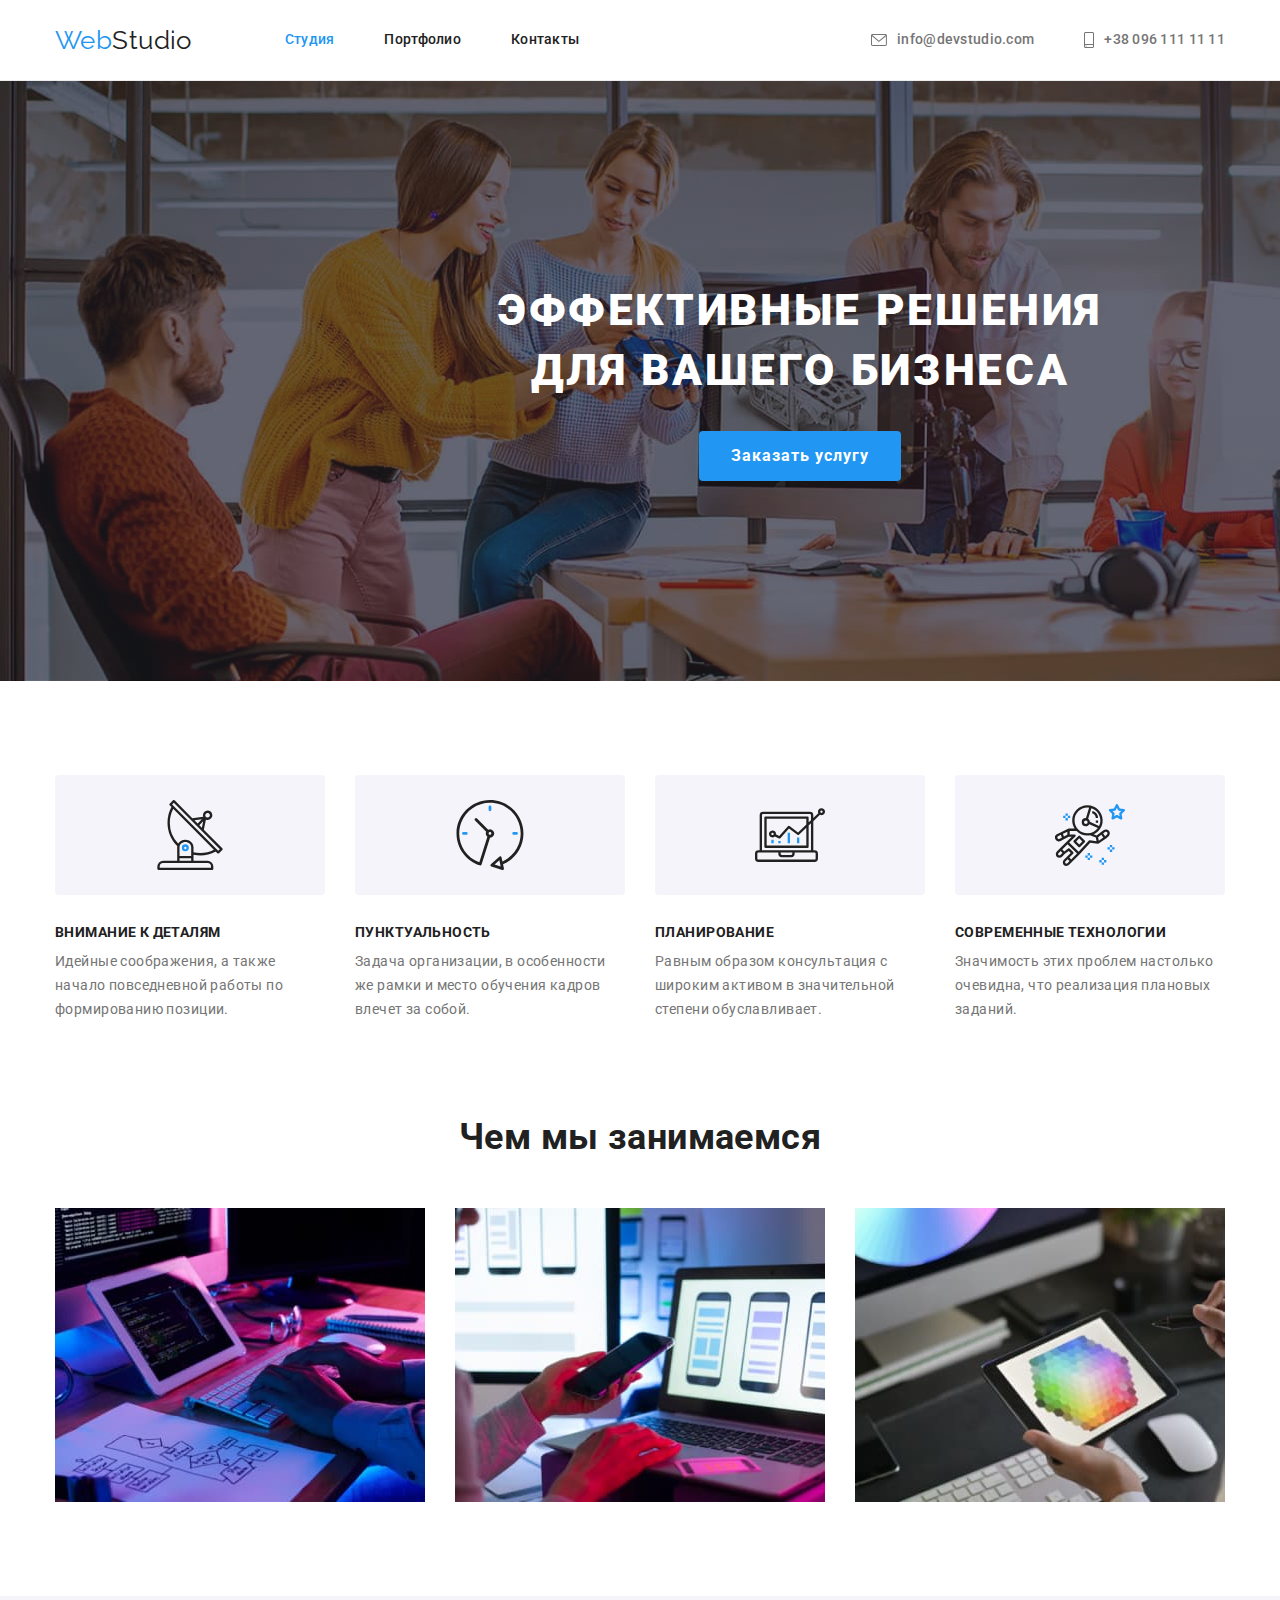
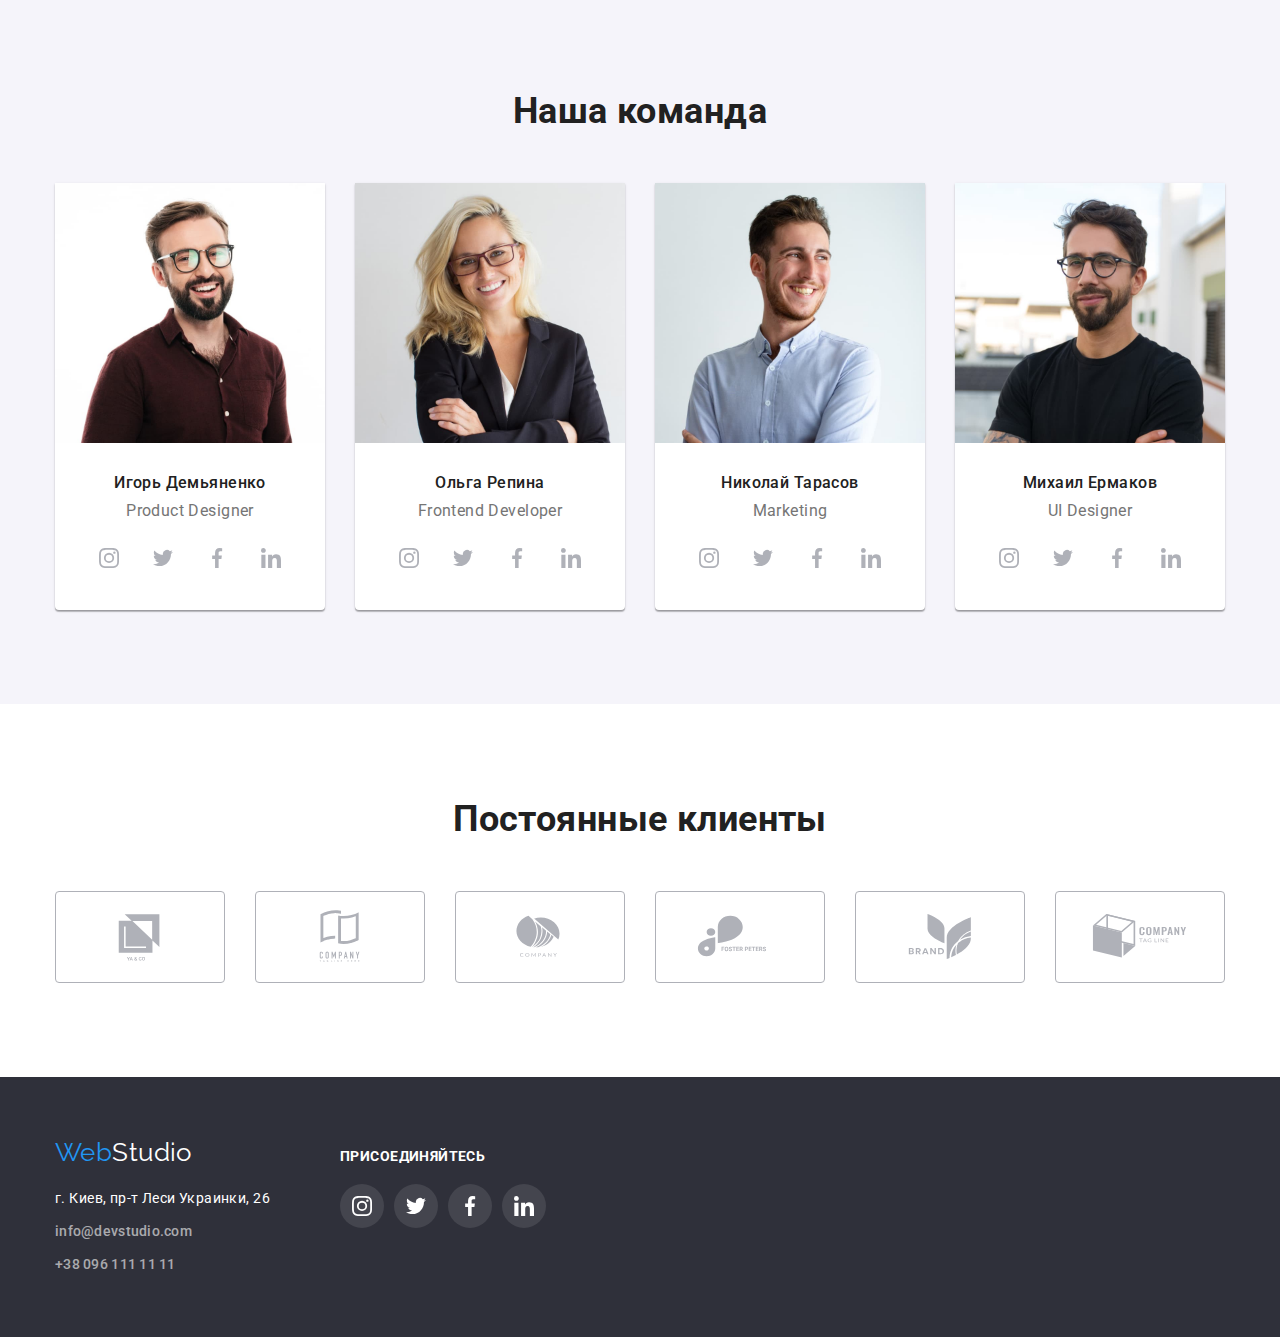
<file: index.html>
<!DOCTYPE html>
<html lang="ru">
<head>
  <meta charset="UTF-8">
  <meta http-equiv="X-UA-Compatible" content="IE=edge">
  <meta name="viewport" content="width=device-width, initial-scale=1.0">
  <link href="https://fonts.googleapis.com/css2?family=Raleway:wght@700&family=Roboto:wght@400;500;700;900&display=swap" rel="stylesheet">
  <link rel="stylesheet" href="./css/modern-normalize.css">
  <link rel="stylesheet" href="./css/style.css">
  <title>Web Studio</title>
</head>
<body>
  <header class="header">
    <div class="container head-wrapper">
      <nav class="site-nav">
        <a lang="en" class="logo" href="./index.html"><span>Web</span>Studio</a>
        <ul class="site-menu">
          <li class="menu-item">
            <a class="menu-link current" href="./index.html">Студия</a>
          </li>
          <li class="menu-item">
            <a class="menu-link" href="./portfolio.html">Портфолио</a>
          </li>
          <li class="menu-item">
            <a class="menu-link" href="#">Контакты</a>
          </li>
        </ul>
      </nav>
      <ul class="contacts">
        <li class="contacts-item">
          <a class="contacts-link" href="mailto:info@devstudio.com">
            <svg class="icon" width="16" height="12">
              <use href="./images/icons.svg#icon-envelope"></use>
            </svg>
            info@devstudio.com</a>
        </li>
        <li class="contacts-item">
          <a class="contacts-link" href="tel:+380961111111">
            <svg class="icon" width="10" height="16">
              <use href="./images/icons.svg#icon-smartphone"></use>
            </svg>
            +38 096 111 11 11</a>
        </li>
      </ul>
    </div>
  </header>
  <main>
    <section class="section hero">
      <div class="container">
        <h1 class="hero-title">Эффективные решения для вашего бизнеса</h1>
        <button class="button hero-button" type="button">Заказать услугу</button>
      </div>
    </section>
    <section class="section-features">
      <div class="container">
        <h2 class="visually-hidden">особенности</h2>
        <ul class=" features">
          <li class="features-item">
            <div class="features-icon">
              <svg class="icon" width="70" height="70">
                <use href="./images/icons.svg#icon-antenna"></use>
              </svg>
            </div>
            <h3 class="title feature-title">Внимание к деталям</h3>
            <p>Идейные соображения, а также начало повседневной работы по формированию позиции.</p>
          </li>
          <li class="features-item">
            <div class="features-icon">
              <svg class="icon" width="70" height="70">
                <use href="./images/icons.svg#icon-clock"></use>
              </svg>
            </div>
            <h3 class="title feature-title">Пунктуальность</h3>
            <p>Задача организации, в особенности же рамки и место обучения кадров влечет за собой.</p>
          </li>
          <li class="features-item">
            <div class="features-icon">
              <svg class="icon" width="70" height="70">
                <use href="./images/icons.svg#icon-diagram"></use>
              </svg>
            </div>
            <h3 class="title feature-title">Планирование</h3>
            <p>Равным образом консультация с широким активом в значительной степени обуславливает.</p>
          </li>
          <li class="features-item">
            <div class="features-icon">
              <svg class="icon" width="70" height="70">
                <use href="./images/icons.svg#icon-astronaut"></use>
              </svg>
            </div>
            <h3 class="title feature-title">Современные технологии</h3>
            <p>Значимость этих проблем настолько очевидна, что реализация плановых заданий.</p>
          </li>
        </ul>
      </div>
    </section>
    <section class="section">
      <div class="container">
        <h2 class="title section-title">Чем мы занимаемся</h2>
        <ul class="occupation">
          <li>
            <img 
              src="./images/codig.jpg"
              class="img"
              alt="Программирование"
              width="370"
              height="294">
          </li>
          <li>
            <img 
              src="./images/adaptation.jpg"
              class="img" 
              alt="Адаптивная верстка"
              width="370"
              height="294">
          </li>
          <li>
            <img 
              src="./images/design.jpg"
              class="img"
              alt="Дизайн"
              width="370"
              height="294">
          </li>
        </ul>
      </div>
    </section>
    <section class="section team">
      <div class="container">
        <h2 class="title section-title">Наша команда</h2>
        <ul class="team-list">
          <li class="team-item">
            <img 
              src="./images/product_designer.jpg" 
              class="img"
              alt="Игорь Демьяненко"
              width="270"
              height="260">
            <div class="employee-wrapper">
              <h3 class="title employee-name">Игорь Демьяненко</h3>
              <p class="employee-position">Product Designer</p>
              <ul class="icon-box">
                <li class="icon-item">
                  <a href="#" class="icon-link">
                    <svg class="icon" width="20" height="20">
                      <use href="./images/icons.svg#icon-instagram"></use>
                    </svg>
                  </a>
                </li>
                <li class="icon-item">
                  <a href="#" class="icon-link">
                    <svg class="icon" width="20" height="20">
                      <use href="./images/icons.svg#icon-twitter"></use>
                    </svg>
                  </a>
                </li>
                <li class="icon-item">
                  <a href="#" class="icon-link">
                    <svg class="icon" width="20" height="20">
                      <use href="./images/icons.svg#icon-facebook"></use>
                    </svg>
                  </a>
                </li>
                <li class="icon-item">
                  <a href="#" class="icon-link">
                    <svg class="icon" width="20" height="20">
                      <use href="./images/icons.svg#icon-linkedin"></use>
                    </svg>
                  </a>
                </li>
              </ul>
            </div>
          </li>
          <li class="team-item">
            <img 
              src="./images/frontend_developer.jpg"
              class="img"
              alt="Ольга Репина"
              width="270"
              height="260">
            <div class="employee-wrapper">
              <h3 class="title employee-name">Ольга Репина</h3>
              <p class="employee-position">Frontend Developer</p>
              <ul class="icon-box">
                <li class="icon-item">
                  <a href="#" class="icon-link">
                    <svg class="icon" width="20" height="20">
                      <use href="./images/icons.svg#icon-instagram"></use>
                    </svg>
                  </a>
                </li>
                <li class="icon-item">
                  <a href="#" class="icon-link">
                    <svg class="icon" width="20" height="20">
                      <use href="./images/icons.svg#icon-twitter"></use>
                    </svg>
                  </a>
                </li>
                <li class="icon-item">
                  <a href="#" class="icon-link">
                    <svg class="icon" width="20" height="20">
                      <use href="./images/icons.svg#icon-facebook"></use>
                    </svg>
                  </a>
                </li>
                <li class="icon-item">
                  <a href="#" class="icon-link">
                    <svg class="icon" width="20" height="20">
                      <use href="./images/icons.svg#icon-linkedin"></use>
                    </svg>
                  </a>
                </li>
              </ul>
            </div>
          </li>
          <li class="team-item">
            <img 
              src="./images/marketing.jpg"
              class="img" 
              alt="Николай Тарасов"
              width="270"
              height="260">
            <div class="employee-wrapper">
              <h3 class="title employee-name">Николай Тарасов</h3>
              <p class="employee-position">Marketing</p>
              <ul class="icon-box">
                <li class="icon-item">
                  <a href="#" class="icon-link">
                    <svg class="icon" width="20" height="20">
                      <use href="./images/icons.svg#icon-instagram"></use>
                    </svg>
                  </a>
                </li>
                <li class="icon-item">
                  <a href="#" class="icon-link">
                    <svg class="icon" width="20" height="20">
                      <use href="./images/icons.svg#icon-twitter"></use>
                    </svg>
                  </a>
                </li>
                <li class="icon-item">
                  <a href="#" class="icon-link">
                    <svg class="icon" width="20" height="20">
                      <use href="./images/icons.svg#icon-facebook"></use>
                    </svg>
                  </a>
                </li>
                <li class="icon-item">
                  <a href="#" class="icon-link">
                    <svg class="icon" width="20" height="20">
                      <use href="./images/icons.svg#icon-linkedin"></use>
                    </svg>
                  </a>
                </li>
              </ul>
            </div>
          </li>
          <li class="team-item">
            <img 
              src="./images/ui_designer.jpg" 
              class="img"
              alt="Михаил Ермаков"
              width="270"
              height="260">
            <div class="employee-wrapper">
              <h3 class="title employee-name">Михаил Ермаков</h3>
              <p class="employee-position">UI Designer</p>
              <ul class="icon-box">
                <li class="icon-item">
                  <a href="#" class="icon-link">
                    <svg class="icon" width="20" height="20">
                      <use href="./images/icons.svg#icon-instagram"></use>
                    </svg>
                  </a>
                </li>
                <li class="icon-item">
                  <a href="#" class="icon-link">
                    <svg class="icon" width="20" height="20">
                      <use href="./images/icons.svg#icon-twitter"></use>
                    </svg>
                  </a>
                </li>
                <li class="icon-item">
                  <a href="#" class="icon-link">
                    <svg class="icon" width="20" height="20">
                      <use href="./images/icons.svg#icon-facebook"></use>
                    </svg>
                  </a>
                </li>
                <li class="icon-item">
                  <a href="#" class="icon-link">
                    <svg class="icon" width="20" height="20">
                      <use href="./images/icons.svg#icon-linkedin"></use>
                    </svg>
                  </a>
                </li>
              </ul>
            </div>
          </li>
        </ul>
      </div>
    </section>
    <section class="section">
      <h2 class="title section-title">Постоянные клиенты</h2>
      <div class="container">
        <ul class="clients-list">
        <li class="clients-item">
          <a href="#" class="icon-link">
            <svg class="icon" width="106" height="60">
              <use href="./images/icons.svg#icon-logo"></use>
            </svg>
          </a>
        </li>
        <li class="clients-item">
          <a href="#" class="icon-link">
            <svg class="icon" width="106" height="60">
              <use href="./images/icons.svg#icon-logo_2"></use>
            </svg>
          </a>
        </li>
        <li class="clients-item">
          <a href="#" class="icon-link">
            <svg class="icon" width="106" height="60">
              <use href="./images/icons.svg#icon-logo_3"></use>
            </svg>
          </a>
        </li>
        <li class="clients-item">
          <a href="#" class="icon-link">
            <svg class="icon" width="106" height="60">
              <use href="./images/icons.svg#icon-logo_4"></use>
            </svg>
          </a>
        </li>
        <li class="clients-item">
          <a href="#" class="icon-link">
            <svg class="icon" width="106" height="60">
              <use href="./images/icons.svg#icon-logo_5"></use>
            </svg>
          </a>
        </li>
        <li class="clients-item">
          <a href="#" class="icon-link">
            <svg class="icon" width="106" height="60">
              <use href="./images/icons.svg#icon-logo_6"></use>
            </svg>
          </a>
        </li>
      </ul>
      </div>
    </section>
  </main>
  <footer class="footer">
    <div class="container footer-wrapper">
      <div class="address-wrapper">
        <a lang="en" class="logo" href="./index.html"><span>Web</span>Studio</a>
        <address class="address">
          <p>г. Киев, пр-т Леси Украинки, 26</p>
          <a class="contacts-link" href="mailto:info@devstudio.com">info@devstudio.com</a>
          <br>
          <a class="contacts-link" href="tel:+380961111111">+38 096 111 11 11</a>
        </address>
      </div>
      <div class="social-wrapper">
        <h2 class="title social-title">Присоединяйтесь</h2>
        <ul class="icon-box">
          <li class="icon-item">
            <a href="#" class="icon-link">
              <svg class="icon" width="20" height="20">
                <use href="./images/icons.svg#icon-instagram"></use>
              </svg>
            </a>
          </li>
          <li class="icon-item">
            <a href="#" class="icon-link">
              <svg class="icon" width="20" height="20">
                <use href="./images/icons.svg#icon-twitter"></use>
              </svg>
            </a>
          </li>
          <li class="icon-item">
            <a href="#" class="icon-link">
              <svg class="icon" width="20" height="20">
                <use href="./images/icons.svg#icon-facebook"></use>
              </svg>
            </a>
          </li>
          <li class="icon-item">
            <a href="#" class="icon-link">
              <svg class="icon" width="20" height="20">
                <use href="./images/icons.svg#icon-linkedin"></use>
              </svg>
            </a>
          </li>
        </ul>
      </div>
    </div>
  </footer>
</body>
</html>
</file>
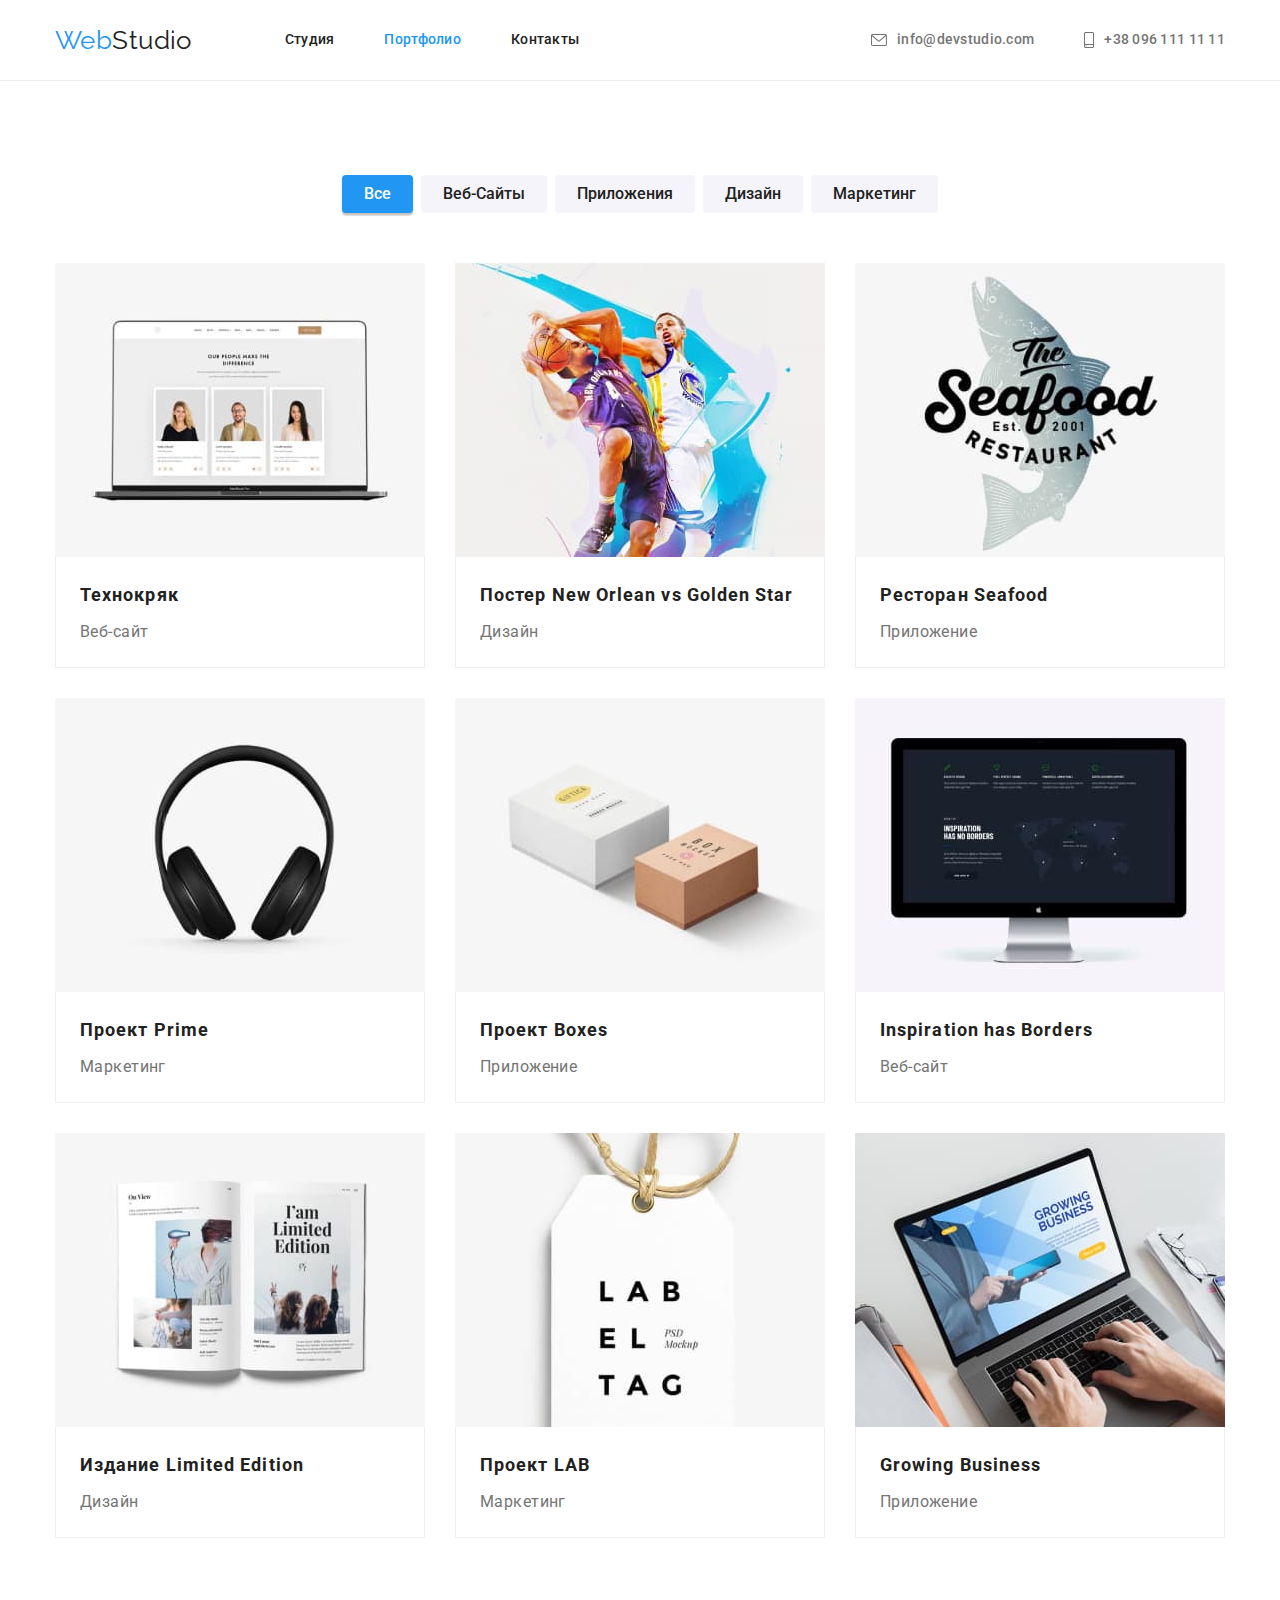
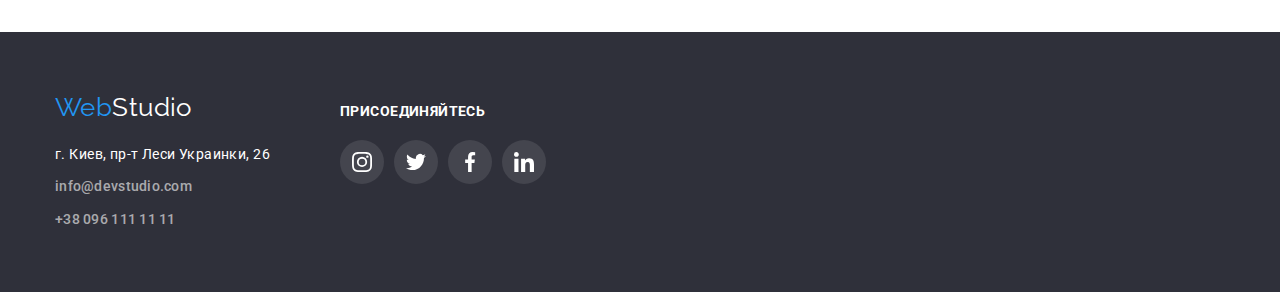
<file: portfolio.html>
<!DOCTYPE html>
<html lang="ru">
<head>
  <meta charset="UTF-8">
  <meta http-equiv="X-UA-Compatible" content="IE=edge">
  <meta name="viewport" content="width=device-width, initial-scale=1.0">
  <link href="https://fonts.googleapis.com/css2?family=Raleway:wght@700&family=Roboto:wght@400;500;700;900&display=swap" rel="stylesheet">
  <link rel="stylesheet" href="./css/modern-normalize.css">
  <link rel="stylesheet" href="./css/style.css">
  <title>Portfolio</title>
</head>
<body>
  <header class="header">
    <div class="container head-wrapper">
      <nav class="site-nav">
        <a lang="en" class="logo" href="./index.html"><span>Web</span>Studio</a>
        <ul class="site-menu">
          <li class="menu-item">
            <a class="menu-link" href="./index.html">Студия</a>
          </li>
          <li class="menu-item">
            <a class="menu-link current" href="./portfolio.html">Портфолио</a>
          </li>
          <li class="menu-item">
            <a class="menu-link" href="#">Контакты</a>
          </li>
        </ul>
      </nav>
      <ul class="contacts">
        <li class="contacts-item">
          <a class="contacts-link" href="mailto:info@devstudio.com">
            <svg class="icon" width="16" height="12">
              <use href="./images/icons.svg#icon-envelope"></use>
            </svg>
            info@devstudio.com</a>
        </li>
        <li class="contacts-item">
          <a class="contacts-link" href="tel:+380961111111">
            <svg class="icon" width="10" height="16">
              <use href="./images/icons.svg#icon-smartphone"></use>
            </svg>
            +38 096 111 11 11</a>
        </li>
      </ul>
    </div>
  </header>
  <main>
    <section class="section">
      <div class="container">
        <h1 class="visually-hidden">Портфолио</h1>
        <ul class="portfolio-filter">
          <li class="filter-item">
            <button class="button current" type="button">Все</button>
          </li>
          <li class="filter-item">
            <button class="button" type="button">Веб-Сайты</button>
          </li>
          <li class="filter-item">
            <button class="button" type="button">Приложения</button>
          </li>
          <li class="filter-item">
            <button class="button" type="button">Дизайн</button>
          </li>
          <li class="filter-item">
            <button class="button" type="button">Маркетинг</button>
          </li>
        </ul>
        <ul class="portfolio-list">
          <li class="portfolio-item">
            <a href="#">
              <img 
                src="./images/notebook.jpg"
                class="img"
                alt="Технокряк"
                width="370"
                height="294">
            </a>
            <div class="description-wrapper">
              <h2 class="title project-name">Технокряк</h2>
              <p class="project-description">Веб-сайт</p>
            </div>
          </li>
          <li class="portfolio-item">
            <a href="#">
              <img 
                src="./images/basketball.jpg" 
                class="img"
                alt="Постер New Orlean vs Golden Star"
                width="370"
                height="294">
            </a>
            <div class="description-wrapper">
              <h2 class="title project-name">Постер New Orlean vs Golden Star</h2>
              <p class="project-description">Дизайн</p>
            </div>
          </li>
          <li class="portfolio-item">
            <a href="#">
              <img 
                src="./images/seafood.jpg"
                class="img"
                alt="Ресторан Seafood"
                width="370"
                height="294">
            </a>
            <div class="description-wrapper">
              <h2 class="title project-name">Ресторан Seafood</h2>
              <p class="project-description">Приложение</p>
            </div>
          </li>
          <li class="portfolio-item">
            <a href="#">
              <img 
                src="./images/headphones.jpg"
                class="img"
                alt="Проект Prime"
                width="370"
                height="294">
            </a>
            <div class="description-wrapper">
              <h2 class="title project-name">Проект Prime</h2>
              <p class="project-description">Маркетинг</p>
            </div>
          </li>
          <li class="portfolio-item">
            <a href="#">
              <img 
                src="./images/boxes.jpg"
                class="img"
                alt="Проект Boxes"
                width="370"
                height="294">
            </a>
            <div class="description-wrapper">
              <h2 class="title project-name">Проект Boxes</h2>
              <p class="project-description">Приложение</p>
            </div>
          </li>
          <li class="portfolio-item">
            <a href="#">
              <img 
                src="./images/monitor.jpg"
                class="img"
                alt="Inspiration has Borders"
                width="370"
                height="294">
            </a>
            <div class="description-wrapper">
              <h2 class="title project-name">Inspiration has Borders</h2>
              <p class="project-description">Веб-сайт</p>
            </div>
          </li>
          <li class="portfolio-item">
            <a href="#">
              <img 
                src="./images/magazine.jpg"
                class="img" 
                alt="Издание Limited Edition"
                width="370"
                height="294">
            </a>
            <div class="description-wrapper">
              <h2 class="title project-name">Издание Limited Edition</h2>
              <p class="project-description">Дизайн</p>
            </div>
          </li>
          <li class="portfolio-item">
            <a href="#">
              <img 
                src="./images/lab.jpg"
                class="img"
                alt="Проект LAB"
                width="370"
                height="294">
            </a>
            <div class="description-wrapper">
              <h2 class="title project-name">Проект LAB</h2>
              <p class="project-description">Маркетинг</p>
            </div>
          </li>
          <li class="portfolio-item">
            <a href="#">
              <img 
                src="./images/growing_business.jpg"
                class="img"
                alt="Growing Business"
                width="370"
                height="294">
            </a>
            <div class="description-wrapper">
              <h2 class="title project-name">Growing Business</h2>
              <p class="project-description">Приложение</p>
            </div>
          </li>
        </ul>
      </div>
    </section>
  </main>
  <footer class="footer">
    <div class="container footer-wrapper">
      <div class="address-wrapper">
        <a lang="en" class="logo" href="./index.html"><span>Web</span>Studio</a>
        <address class="address">
          <p>г. Киев, пр-т Леси Украинки, 26</p>
          <a class="contacts-link" href="mailto:info@devstudio.com">info@devstudio.com</a>
          <br>
          <a class="contacts-link" href="tel:+380961111111">+38 096 111 11 11</a>
        </address>
      </div>
      <div class="social-wrapper">
        <h2 class="title social-title">Присоединяйтесь</h2>
        <ul class="icon-box">
          <li class="icon-item">
            <a href="#" class="icon-link">
              <svg class="icon" width="20" height="20">
                <use href="./images/icons.svg#icon-instagram"></use>
              </svg>
            </a>
          </li>
          <li class="icon-item">
            <a href="#" class="icon-link">
              <svg class="icon" width="20" height="20">
                <use href="./images/icons.svg#icon-twitter"></use>
              </svg>
            </a>
          </li>
          <li class="icon-item">
            <a href="#" class="icon-link">
              <svg class="icon" width="20" height="20">
                <use href="./images/icons.svg#icon-facebook"></use>
              </svg>
            </a>
          </li>
          <li class="icon-item">
            <a href="#" class="icon-link">
              <svg class="icon" width="20" height="20">
                <use href="./images/icons.svg#icon-linkedin"></use>
              </svg>
            </a>
          </li>
        </ul>
      </div>
    </div>
  </footer>
</body>
</html>
</file>
<file: css/style.css>
:root {
  --primary-text-color: #757575;
  --contrast-text-color: #FFFFFF;
  --title-text-color: #212121;
  --contacts-text-color: rgba(255, 255, 255, 0.6);
  --accent-text-color: #2196F3;
  --accent-button-background-color: #188CE8;
  --primary-background-color: #FFFFFF;
  --secondary-background-color: #F5F4FA;
  --contrast-background-color: #2F303A;
  --accent-background-color: #2196F3;
}

body {
  font-family: 'Roboto', Tahoma, Geneva, Verdana, sans-serif;
  font-size: 14px;
  line-height: 1.71;
  letter-spacing: 0.03em;
  color: var(--primary-text-color);
  background-color: var(--primary-background-color);
}

h1, h2, h3, p {
  margin-top: 0;
  margin-bottom: 0;
}

ul {
  margin-top: 0;
  margin-bottom: 0;
  padding-left: 0;
  list-style: none;
}

.container {
  margin-right: auto;
  margin-left: auto;
  padding-right: 15px;
  padding-left: 15px;
  width: 1200px;
}

.title {
  font-weight: 700;
  color: var(--title-text-color);
}

.button {
  display: inline-block;
  padding-top: 6px;
  padding-bottom: 6px;
  padding-left: 22px;
  padding-right: 22px;
  border-width: 0;
  border-radius: 4px;
  
  font-family: inherit;
  font-weight: 500;
  font-size: 16px;
  line-height: 1.62;
  cursor: pointer;
  color: var(--title-text-color);
  background-color: var(--secondary-background-color);
}

.button.current,
.button:hover,
.button:focus {
  color: var(--contrast-text-color);
  background-color: var(--accent-background-color);
  box-shadow: 0px 3px 1px rgba(0, 0, 0, 0.1),
  0px 1px 2px rgba(0, 0, 0, 0.08),
  0px 2px 2px rgba(0, 0, 0, 0.12);
}

.img {
  display: block;
}

.visually-hidden {
  position: absolute;
  clip: rect(0 0 0 0);
  width: 1px;
  height: 1px;
  margin: -1px;
}

.icon{
  display: block;

  fill: currentColor;
}

/* Sections */

.section {
  padding-top: 94px;
  padding-bottom: 94px;
}

.section-title {
  margin-bottom: 50px;

  font-size: 36px;
  line-height: 1.17;
  text-align: center;
}

/* Header */

.header {
  border-bottom: 1px solid #ECECEC;
}

.head-wrapper{
  display: flex;
  align-items: center;
}

.site-nav {
  display: flex;
  align-items: center;
}

.site-menu {
  display: flex;
}

/* Logo */

.logo {
  font-family: 'Raleway', Tahoma, Geneva, Verdana, sans-serif;
  font-size: 26px;
  line-height: 1.19;
  color: var(--title-text-color);
  text-decoration: none;
}

.logo>span {
  color: var(--accent-text-color);
}

/* Menu */

.site-menu {
  display: flex;
  margin-left: 93px;
}

.menu-item:not(:last-child) {
  margin-right: 50px;
}

.menu-link {
  display: block;
  padding-top: 32px;
  padding-bottom: 32px;
  
  font-weight: 500;
  line-height: 1.14;
  letter-spacing: 0.02em;
  color: var(--title-text-color);
  text-decoration: none;
}

.menu-link.current,
.menu-link:hover,
.menu-link:focus {
  color: var(--accent-text-color);
}

/* Contacts */

.contacts {
  display: flex;
  margin-left: auto;
}

.contacts-link {
  display: flex;
  align-items: center;
  
  font-weight: 500;
  line-height: 1.14;
  letter-spacing: 0.02em;
  text-decoration: none;
  color: inherit;
}

.contacts-link>.icon {
  margin-right: 10px;
}

.contacts-item + .contacts-item {
  margin-left: 50px;
}

.address>.contacts-link:hover,
.address>.contacts-link:focus,
.contacts-link:hover,
.contacts-link:focus {
  color: var(--accent-text-color);
}

/* Hero */

.hero {
  width: 1600px;
  margin: auto;
  padding-top: 200px;
  padding-bottom: 200px;
  background-color: var(--contrast-background-color);
  background-image: linear-gradient(to right, rgba(47, 48, 58, 0.4), rgba(47, 48, 58, 0.4)), url(../images/hero-img.jpg);
  background-size: cover;
  background-position: center;
  text-align: center;
}

.hero-title {
  margin-left: auto;
  margin-right: auto;
  margin-bottom: 30px;

  width: 696px;
  font-weight: 900;
  font-size: 44px;
  line-height: 1.36;
  text-align: center;
  letter-spacing: 0.06em;
  text-transform: uppercase;
  color: var(--contrast-text-color);
}

.hero-button {
  padding-top: 10px;
  padding-bottom: 10px;
  padding-left: 32px;
  padding-right: 32px;
    
  font-weight: 700;
  font-size: 16px;
  line-height: 1.87;
  text-align: center;
  letter-spacing: 0.06em;
  color: var(--contrast-text-color);
  background-color: var(--accent-background-color);
}

.hero-button:hover,
.hero-button:focus {
  background-color: var(--accent-button-background-color);
}

/* Features */

.section-features {
  padding-top: 94px;
}

.features {
  display: flex;
}

.features-item {
  width: 270px;
}

.features-icon {
  display: flex;
  height: 120px;
  justify-content: center;
  align-items: center;
  background-color: var(--secondary-background-color);
  border-radius: 4px;
  margin-bottom: 30px;
}

.features-item:not(:last-child) {
  margin-right: 30px;
}

.feature-title {
  margin-bottom: 10px;  

  font-size: inherit;
  line-height: 1.14;
  text-transform: uppercase;
}

/* Occupation */

.occupation {
  display: flex;
  justify-content: space-between;
}

/* Section Team */

.team {
  background-color: var(--secondary-background-color);
}

.team-list {
  display: flex;
  justify-content: space-between;
}

.team-item {
  border-radius: 0px 0px 4px 4px;

  text-align: center;
  background-color: var(--primary-background-color);
  box-shadow: 0px 1px 3px rgba(0, 0, 0, 0.12),
  0px 1px 1px rgba(0, 0, 0, 0.14),
  0px 2px 1px rgba(0, 0, 0, 0.2);
}

.employee-wrapper {
  padding-top: 30px;
  padding-bottom: 30px;
  padding-right: 32px;
  padding-left: 32px;
}

.employee-name {
  margin-bottom: 10px;
  
  font-weight: 500;
  font-size: 16px;
  line-height: 1.19;
}

.employee-position {
  margin-bottom: 16px;

  font-size: 16px;
  line-height: 1.18;
}

.icon-box{
  display: flex;
}

.icon-item:not(:last-child) {
  margin-right: 10px;
}

.icon-link {
  display: block;
  padding: 12px;
  border-radius: 50%;

  color: #AFB1B8;
}

.icon-link:hover,
.icon-link:focus {
  background-color: var(--accent-background-color);
  color: var(--contrast-text-color);
}

/* Section Clietns */

.clients-list {
  display: flex;
  justify-content: center;
}

.clients-item:not(:last-child) {
  margin-right: 30px;
}

.clients-item>.icon-link {
  padding: 15px 31px;
  border: 1px solid #AFB1B8;
  border-radius: 4px;
}

.clients-item>.icon-link:hover,
.clients-item>.icon-link:focus {
  color: var(--accent-text-color);
  background-color: var(--primary-background-color);
  border-color: var(--accent-background-color);
}

/* Portfolio */

.portfolio-filter {
  display: flex;
  justify-content: center;
  margin-bottom: 50px;
}

.filter-item:not(:last-child) {
  margin-right: 8px;
}

.portfolio-list {
  display: flex;
  flex-wrap: wrap;
}

.portfolio-item {
  width: calc((100% - 60px)/3);
  margin-right: 30px;
  margin-bottom: 30px;
}

.portfolio-item:nth-child(3n) {
  margin-right: 0;
}

.portfolio-item:nth-last-child(-n + 3) {
  margin-bottom: 0;
}

.portfolio-item:hover,
.portfolio-item:focus {
  box-shadow: 0px 1px 1px rgba(0, 0, 0, 0.12),
  0px 4px 4px rgba(0, 0, 0, 0.06),
  1px 4px 6px rgba(0, 0, 0, 0.16);
}

.description-wrapper {
  padding: 20px 24px;
  border: 1px solid #EEEEEE;
  border-top: none;
}

.project-name {
  margin-bottom: 4px;
  
  font-size: 18px;
  line-height: 2;
  letter-spacing: 0.06em;
}

.project-description {
  font-size: 16px;
  line-height: 1.87;
}

/* Footer */

.footer {
  padding-top: 60px;
  padding-bottom: 60px;
  background-color: var(--contrast-background-color);
}

.footer-wrapper {
  display: flex;
}

.footer .logo {
  display: inline-block;
  padding-bottom: 20px;

  color: var(--contrast-text-color);
}

.address {
  font-style: normal;
  color: var(--contrast-text-color);
}

.address>.contacts-link{
  display: inline-block;
  margin-top: 9px;
  
  line-height: 1.71;
  color: var(--contacts-text-color);
}

.address-wrapper {
  margin-right: 70px;
}

.social-wrapper {
  padding-top: 12px;
}

.social-title {
  margin-bottom: 20px;
  
  font-size: 14px;
  line-height: 1.14;
  color: var(--contrast-text-color);
  text-transform: uppercase;
}

.footer .icon-link {
  background-color: rgba(255, 255, 255, 0.1);
  color: var(--contrast-text-color);
}

.footer .icon-link:hover,
.footer .icon-link:focus{
  background-color: var(--accent-background-color);
}
</file>
